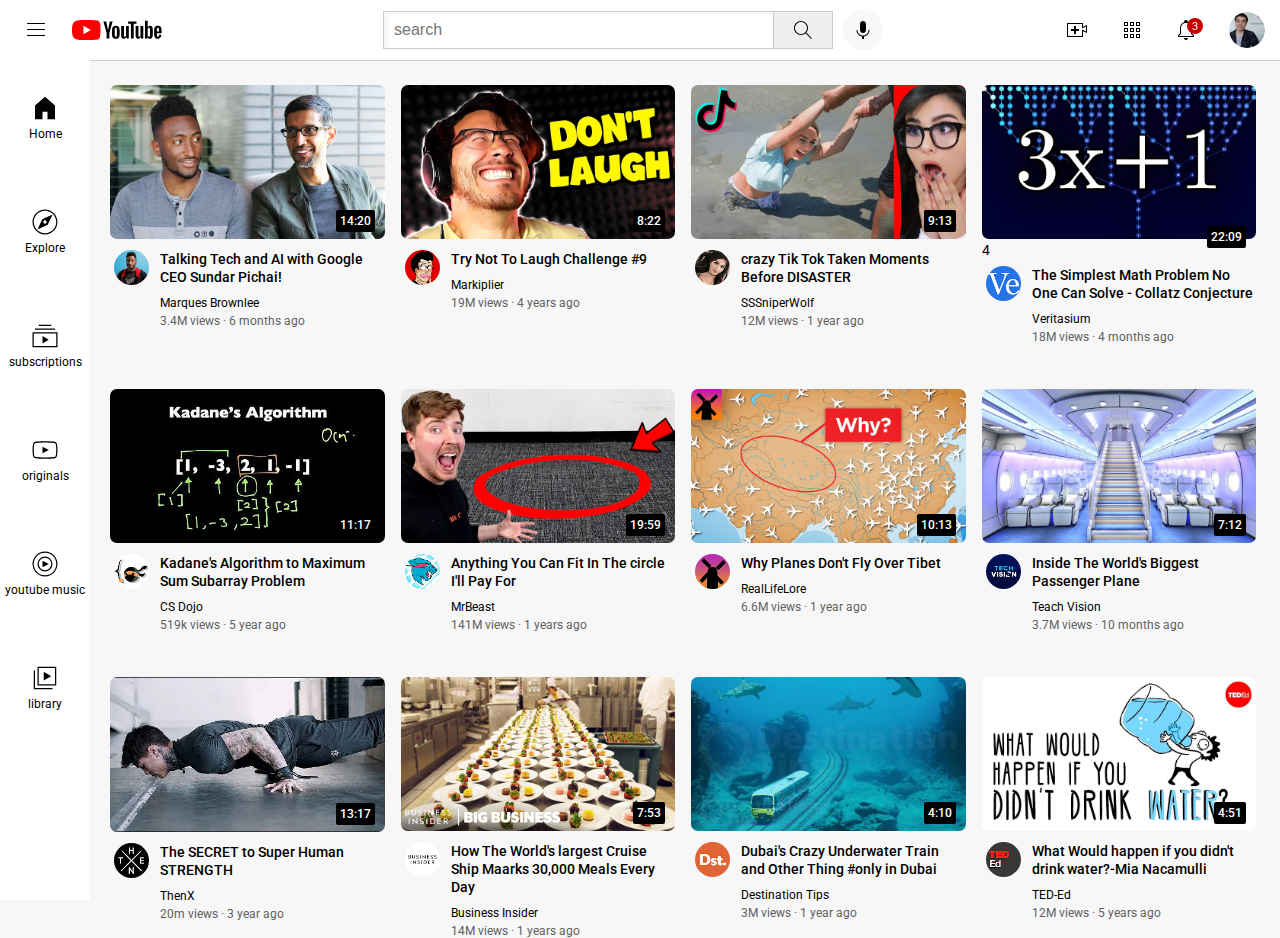
<file: index.html>
<!DOCTYPE html>
<html lang="en">

<head>
  <link rel="preconnect" href="https://fonts.googleapis.com">
  <link rel="preconnect" href="https://fonts.gstatic.com" crossorigin>
  <link href="https://fonts.googleapis.com/css2?family=Roboto:wght@400;500;700&display=swap" rel="stylesheet">
  
  <link rel="stylesheet" href="styles/header.css">
  <link rel="stylesheet" href="styles/general.css">
  <link rel="stylesheet" href="styles/video.css">
  <link rel="stylesheet" href="styles/side-bar.css">

  
  <meta charset="UTF-8">
  <meta name="viewport" content="width=device-width, initial-scale=1.0">
  <title>you-tube</title>
</head>
<body >
  <div class="header">
    <div class="left-section">
     <img class="hamburger-menu-icon" src="icons/hamburger-menu.svg" alt="">
     <img class="youtube-logo-icon" src="icons/youtube-logo.svg" alt="">
    </div>
    <div class="middle-section">
      <input  class="search-bar" type="text" placeholder="search">
      
      
        <button class="search-button">
        <img class="search-icon" src="icons/search (1).svg" alt="">
        <div class="tool-tip">Search</div>
      </button>
    
      <button class="voice-search">
        <img class="voice-search-icon" src="icons/voice-search-icon.svg" alt="">
        <div class="tool-tip">Search with your voice</div>
      </button>
    </div>
    <div class="right-section"> 
      <div class="upload-container">
      <img class="upload-right-icons"  src="icons/upload.svg" alt="">
      <div class="tool-tip">create</div>
    </div>
    <div class="youtube-apps-container">
      <img class="apps-right-icons" src="icons/youtube-apps.svg" alt="">
      <div class="tool-tip">youtube apps</div>
    </div>

      <div class="notifications-div">
        <img class="notifications-right-icons" src="icons/notifications.svg" alt="">
      <div class="notifications-no">3</div>
      <div class="tool-tip">notification</div>
      </div>
    
   
    

      <img class="my-channel-right-icons" src="channel-pic/my-channel.jpeg" alt="">
    </div>
   
  </div>
 <div class="side-bar">
<div class="sidebar-link">
<img src="icons/home.svg" alt="">
<div>Home</div>
</div>
<div class="sidebar-link">
<img src="icons/explore.svg" alt="">
<div>Explore</div>
</div>
<div class="sidebar-link">
  <img src="icons/subscriptions.svg" alt="">
  <div>subscriptions</div>
</div>
<div class="sidebar-link">
  <img src="icons/originals.svg" alt="">
  <div>originals</div>
</div>
<div class="sidebar-link">
 <img src="icons/youtube-music.svg" alt=""> 
 <div>youtube music</div>
</div>
<div class="sidebar-link">
  <img src="icons/library.svg" alt="">
  <div>library</div>
</div>
 </div>
  <div class="video-grid">

    
  <div class="video-1">
    <div class=" thumbnail-pic">    
      <a href="https://www.youtube.com/watch?v=n2RNcPRtAiY" target="_blank" class="video-title-link">
      <img class="thumbnail" src="tumbnails/thumbnail-1.webp" alt="">
    </a>

      <div class="video-time">14:20</div>
    </a>
     </div>
    <div class="video-info-grid">
      <div class="channel-logo">
        <a href="https://www.youtube.com/c/mkbhd">
        <img class="profile-picture" src="channel-pic/channel-1.jpeg"  alt="">
      </a>
       
       </div>
      
 
      <div class="channel-info">
        <p class="video-title">
      <a href="https://www.youtube.com/watch?v=n2RNcPRtAiY" target="_blank" class="video-title-link">

          Talking Tech and AI with Google CEO Sundar Pichai!
        </a>
         </p>
        
        
      
         <p class="video-author">
          <a   class="video-title-link" href="https://www.youtube.com/c/mkbhd">
        

          Marques Brownlee
        </a>
         </p>
        
         <p class="video-stats">
          3.4M views &#183; 6 months ago
         </p>
      </div>
      
    </div>

    
    
  </div>
  <div class="video-1">
    <div class="thumbnail-pic">
      <a href="https://www.youtube.com/watch?v=mP0RAo9SKZk" target="_blank" class="video-title-link">
      <img class="thumbnail" src="tumbnails/thumbnail-2.webp" alt=""> 
      <div class="video-time">8:22</div>
    </a>
    </div>
    <div class="video-info-grid">
      <div class="channel-logo">
        <a href="https://www.youtube.com/c/markiplier">
  <img  class="profile-picture"src="channel-pic/channel-2.jpeg" alt="">
</a>
      </div>
      <div class="channel-info">
        <p class="video-title">
      <a class="video-title-link" href="https://www.youtube.com/watch?v=mP0RAo9SKZk" >
     
          Try Not To Laugh Challenge #9
        </a>
              </p>
            
              <p class="video-author">
        <a class="video-title-link" href="https://www.youtube.com/c/markiplier">
               
                Markiplier
              </a>
              </p>
             
              <p class="video-stats">
                19M views  &#183;  4 years ago
              </p>
      </div>
     
    </div>
  </div>
  <div class="video-1">
    <div class=" thumbnail-pic">
      <a href="https://www.youtube.com/watch?v=FgjPQQeTh1w" target="_blank" class="video-title-link">   
      <img class="thumbnail" src="tumbnails/thumbnail-3.webp" alt="">
      <div class="video-time">9:13</div>
    </a> 
     </div>
    <div class="video-info-grid">
      <div class="channel-logo">
        <a class="video-title-link" href="https://www.youtube.com/user/SSSniperWolf">
        <img class="profile-picture" src="channel-pic/channel-3.jpeg" alt="">
        </a>
      </div>
      <div class="channel-info">
        <p class="video-title">
          <a class="video-title-link" href="https://www.youtube.com/watch?v=FgjPQQeTh1w">
         crazy Tik Tok Taken Moments Before DISASTER
        </a>
         </p>
         <p class="video-author">
          <a class="video-title-link" href="https://www.youtube.com/user/SSSniperWolf">
          SSSniperWolf
          </a>
         </p>
         <p class="video-stats">
          12M views &#183; 1 year ago
         </p>
      </div>
      
    </div>

    
    
  </div>
  <div class="video-1">
    <div class="thumbnail-pic">
      <a href="https://www.youtube.com/watch?v=094y1Z2wpJg" target="_blank" class="video-title-link">  
      <img class="thumbnail" src="tumbnails/thumbnail-4.webp" alt=""> 
      <div class="video-time">22:09</div>4
      </a>
    </div>
    <div class="video-info-grid">
      <div class="channel-logo">
        <a class="video-title-link" href="https://www.youtube.com/c/veritasium">
  <img  class="profile-picture"src="channel-pic/channel-4.jpeg" alt="">
        </a>
      </div>
      <div class="channel-info">
        <p class="video-title">
          <a class="video-title-link" href="https://www.youtube.com/watch?v=094y1Z2wpJg">

     
          The Simplest Math Problem No One Can Solve - Collatz Conjecture
          </a>
              </p>
              <p class="video-author">
          <a class="video-title-link" href="https://www.youtube.com/c/veritasium">
                Veritasium
                </a>
              </p>
              <p class="video-stats">
                18M views  &#183;  4 months ago
              </p>
      </div>
     
    </div>
  </div>
  
  <div class="video-1">
    <div class=" thumbnail-pic"> 
      <a href="https://www.youtube.com/watch?v=86CQq3pKSUw" target="_blank" class="video-title-link">     
      <img class="thumbnail" src="tumbnails/thumbnail-5.webp" alt="">
      <div class="video-time">11:17</div>
      </a>
     </div>
    <div class="video-info-grid">
      <div class="channel-logo">
        <a class="video-title-link" href="https://www.youtube.com/c/CSDojo">
        <img class="profile-picture" src="channel-pic/channel-5.jpeg" alt="">
        </a>
      </div>
      <div class="channel-info">
        <p class="video-title">
          <a class="video-title-link" href="https://www.youtube.com/watch?v=86CQq3pKSUw">

          Kadane's Algorithm to Maximum Sum Subarray Problem
          </a>
         </p>
         <p class="video-author">
          <a class="video-title-link" href="https://www.youtube.com/c/CSDojo">
          CS Dojo
          </a>
         </p>
         <p class="video-stats">
          519k views &#183; 5 year ago
         </p>
      </div>
      
    </div>

    
    
  </div>
  <div class="video-1">
    <div class="thumbnail-pic">
      <a href="https://www.youtube.com/watch?v=yXWw0_UfSFg" target="_blank" class="video-title-link">  
      <img class="thumbnail" src="tumbnails/thumbnail-6.webp" alt=""> 
      <div class="video-time">19:59</div>
      </a>
    </div>
    <div class="video-info-grid">
      <div class="channel-logo">
        <a class="video-title-link" href="https://www.youtube.com/channel/UCX6OQ3DkcsbYNE6H8uQQuVA">
  <img  class="profile-picture"src="channel-pic/channel-6.jpeg" alt="">
  </a>
      </div>
      <div class="channel-info">
        <p class="video-title">
          <a class="video-title-link" href="https://www.youtube.com/watch?v=yXWw0_UfSFg">

     
          Anything You Can Fit In The circle I'll Pay For 
          </a>
              </p>
              <p class="video-author">
          <a class="video-title-link" href="https://www.youtube.com/channel/UCX6OQ3DkcsbYNE6H8uQQuVA">
                MrBeast
                </a>
              </p>
              <p class="video-stats">
                141M views  &#183;  1 years ago
              </p>
      </div>
     
    </div>
  </div>
  <div class="video-1">
    <div class=" thumbnail-pic">  
      <a href="https://www.youtube.com/watch?v=fNVa1qMbF9Y" target="_blank" class="video-title-link">    
      <img class="thumbnail" src="tumbnails/thumbnail-7.webp" alt="">
      <div class="video-time">10:13</div>
      </a>
     </div>
    <div class="video-info-grid">
      <div class="channel-logo">
        <a class="video-title-link" href="https://www.youtube.com/channel/UCP5tjEmvPItGyLhmjdwP7Ww">
        <img class="profile-picture" src="channel-pic/channel-7.jpeg" alt="">
        </a>
      </div>
      <div class="channel-info">
        <p class="video-title">
          <a class="video-title-link" href="https://www.youtube.com/watch?v=fNVa1qMbF9Y"></a>
          Why Planes Don't Fly Over Tibet
         </p>
         <p class="video-author">
          <a class="video-title-link" href="https://www.youtube.com/channel/UCP5tjEmvPItGyLhmjdwP7Ww">
          RealLifeLore
          </a>
         </p>
         <p class="video-stats">
          6.6M views &#183; 1 year ago
         </p>
      </div>
      
    </div>

    
    
  </div>
  <div class="video-1">
    <div class="thumbnail-pic">
      <a href="https://www.youtube.com/watch?v=lFm4EM1juls" target="_blank" class="video-title-link">  
      <img class="thumbnail" src="tumbnails/thumbnail-8.webp" alt=""> 
      <div class="video-time">7:12</div>
      </a>
    </div>
    <div class="video-info-grid">
      <div class="channel-logo">
        <a class="video-title-link" href="https://www.youtube.com/channel/UCHAK6CyegY22Zj2GWrcaIxg">
  <img  class="profile-picture"src="channel-pic/channel-8.jpeg" alt="">
  </a>
      </div>
      <div class="channel-info">
        <p class="video-title">
          <a class="video-title-link" href="https://www.youtube.com/watch?v=lFm4EM1juls">

     
          Inside The World's Biggest Passenger Plane 
          </a>
              </p>
              <p class="video-author">
          <a class="video-title-link" href="https://www.youtube.com/channel/UCHAK6CyegY22Zj2GWrcaIxg">
               Teach Vision
               </a>
              </p>
              <p class="video-stats">
                3.7M views  &#183;  10 months ago
              </p>
      </div>
     
    </div>
  </div>
   
  <div class="video-1">
    <div class=" thumbnail-pic">    
      <a href="https://www.youtube.com/watch?v=ixmxOlcrlUc" target="_blank" class="video-title-link">  
      <img class="thumbnail" src="tumbnails/thumbnail-9.webp" alt="">
      <div class="video-time">13:17</div>
      </a>
     </div>
    <div class="video-info-grid">
      <div class="channel-logo">
        <a class="video-title-link" href="https://www.youtube.com/c/OFFICIALTHENXSTUDIOS">
        <img class="profile-picture" src="channel-pic/channel-9.jpeg" alt="">
        </a>
      </div>
      <div class="channel-info">
        <p class="video-title">
          <a class="video-title-link" href="https://www.youtube.com/watch?v=ixmxOlcrlUc">

         The SECRET to Super Human STRENGTH
         </a>
         </p>
         <p class="video-author">
          <a class="video-title-link" href="https://www.youtube.com/c/OFFICIALTHENXSTUDIOS">
          ThenX
          </a>

         </p>
         <p class="video-stats">
          20m views &#183; 3 year ago
         </p>
      </div>
      
    </div>

    
    
  </div>
  <div class="video-1">
    <div class="thumbnail-pic">
      <a href="https://www.youtube.com/watch?v=R2vXbFp5C9o" target="_blank" class="video-title-link">  
      <img class="thumbnail" src="tumbnails/thumbnail-10.webp" alt=""> 
      <div class="video-time">7:53</div>
      </a>
    </div>
    <div class="video-info-grid">
      <div class="channel-logo">
        <a class="video-title-link" href="https://www.youtube.com/user/businessinsider">
  <img  class="profile-picture"src="channel-pic/channel-10.jpeg" alt="">
  </a>
      </div>
      <div class="channel-info">
        <p class="video-title">
          <a class="video-title-link" href="https://www.youtube.com/watch?v=R2vXbFp5C9o">

     
          How The World's largest Cruise Ship Maarks 30,000 Meals Every Day
          </a>
              </p>
              <p class="video-author">
          <a class="video-title-link" href="https://www.youtube.com/user/businessinsider">
                Business Insider
                </a>
              </p>
              <p class="video-stats">
                14M views  &#183;  1 years ago
              </p>
      </div>
     
    </div>
  </div>
  <div class="video-1">
    <div class=" thumbnail-pic">   
      <a href="https://www.youtube.com/watch?v=0nZuYyXET3s" target="_blank" class="video-title-link">   
      <img class="thumbnail" src="tumbnails/thumbnail-11.webp" alt="">
      <div class="video-time">4:10</div>
      </a>
     </div>
    <div class="video-info-grid">
      <div class="channel-logo">
        <a class="video-title-link" href="https://www.youtube.com/c/Destinationtips">
        <img class="profile-picture" src="channel-pic/channel-11.jpeg" alt="">
        </a>
      </div>
      <div class="channel-info">
        <p class="video-title">
          <a class="video-title-link" href="https://www.youtube.com/watch?v=0nZuYyXET3s">

          Dubai's Crazy Underwater Train and Other Thing #only in Dubai 
          </a>

         </p>
         <p class="video-author">
          <a class="video-title-link" href="https://www.youtube.com/c/Destinationtips">
          Destination Tips
        </a>
         </p>
         <p class="video-stats">
          3M views &#183; 1 year ago
         </p>
      </div>
      
    </div>

    
    
  </div>
  <div class="video-1">
    <div class="thumbnail-pic">
      <a href="https://www.youtube.com/watch?v=9iMGFqMmUFs" target="_blank" class="video-title-link">  
      <img class="thumbnail" src="tumbnails/thumbnail-12.webp" alt=""> 
      <div class="video-time">4:51</div>
      </a>
    </div>
    <div class="video-info-grid">
      <div class="channel-logo">
        <a class="video-title-link" href="https://www.youtube.com/teded">
  <img  class="profile-picture"src="channel-pic/channel-12.jpeg" alt="">
  </a>
      </div>
      <div class="channel-info">
        <p class="video-title">
          <a class="video-title-link" href="https://www.youtube.com/watch?v=9iMGFqMmUFs">

     
          What Would happen if you didn't drink water?-Mia Nacamulli
          </a>
              </p>
              <p class="video-author">
             <a class="video-title-link" href="https://www.youtube.com/teded">
                TED-Ed
                </a>
              </p>
              <p class="video-stats">
                12M views  &#183;  5 years ago
              </p>
      </div>
     
    </div>
  </div>

  </div>
</body>
</html>
</file>
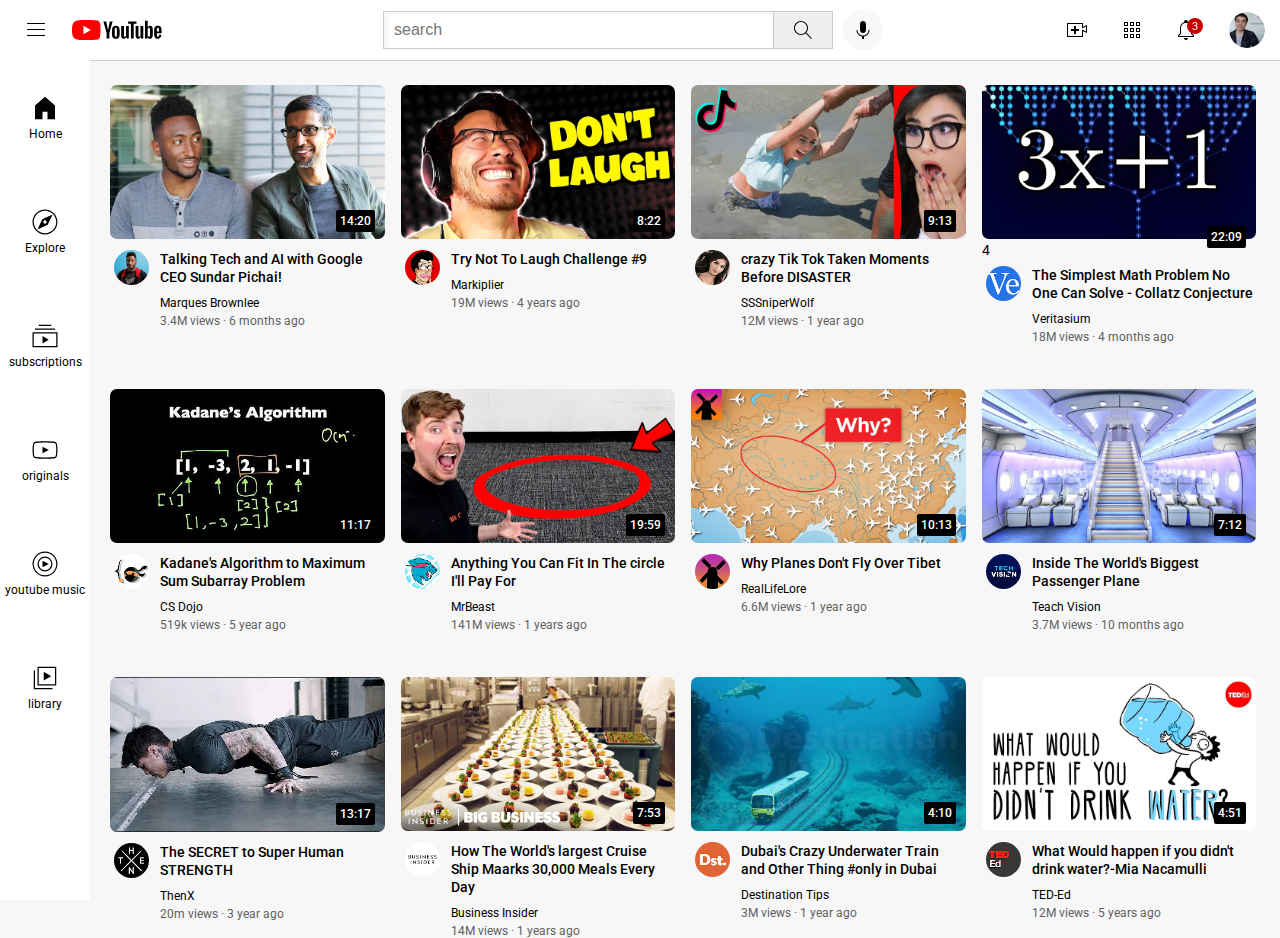
<file: youtube.html>
<!DOCTYPE html>
<html lang="en">

<head>
  <link rel="preconnect" href="https://fonts.googleapis.com">
  <link rel="preconnect" href="https://fonts.gstatic.com" crossorigin>
  <link href="https://fonts.googleapis.com/css2?family=Roboto:wght@400;500;700&display=swap" rel="stylesheet">
  
  <link rel="stylesheet" href="styles/header.css">
  <link rel="stylesheet" href="styles/general.css">
  <link rel="stylesheet" href="styles/video.css">
  <link rel="stylesheet" href="styles/side-bar.css">

  
  <meta charset="UTF-8">
  <meta name="viewport" content="width=device-width, initial-scale=1.0">
  <title>you-tube</title>
</head>
<body >
  <div class="header">
    <div class="left-section">
     <img class="hamburger-menu-icon" src="icons/hamburger-menu.svg" alt="">
     <img class="youtube-logo-icon" src="icons/youtube-logo.svg" alt="">
    </div>
    <div class="middle-section">
      <input  class="search-bar" type="text" placeholder="search">
      
      
        <button class="search-button">
        <img class="search-icon" src="icons/search (1).svg" alt="">
        <div class="tool-tip">Search</div>
      </button>
    
      <button class="voice-search">
        <img class="voice-search-icon" src="icons/voice-search-icon.svg" alt="">
        <div class="tool-tip">Search with your voice</div>
      </button>
    </div>
    <div class="right-section"> 
      <div class="upload-container">
      <img class="upload-right-icons"  src="icons/upload.svg" alt="">
      <div class="tool-tip">create</div>
    </div>
    <div class="youtube-apps-container">
      <img class="apps-right-icons" src="icons/youtube-apps.svg" alt="">
      <div class="tool-tip">youtube apps</div>
    </div>

      <div class="notifications-div">
        <img class="notifications-right-icons" src="icons/notifications.svg" alt="">
      <div class="notifications-no">3</div>
      <div class="tool-tip">notification</div>
      </div>
    
   
    

      <img class="my-channel-right-icons" src="channel-pic/my-channel.jpeg" alt="">
    </div>
   
  </div>
 <div class="side-bar">
<div class="sidebar-link">
<img src="icons/home.svg" alt="">
<div>Home</div>
</div>
<div class="sidebar-link">
<img src="icons/explore.svg" alt="">
<div>Explore</div>
</div>
<div class="sidebar-link">
  <img src="icons/subscriptions.svg" alt="">
  <div>subscriptions</div>
</div>
<div class="sidebar-link">
  <img src="icons/originals.svg" alt="">
  <div>originals</div>
</div>
<div class="sidebar-link">
 <img src="icons/youtube-music.svg" alt=""> 
 <div>youtube music</div>
</div>
<div class="sidebar-link">
  <img src="icons/library.svg" alt="">
  <div>library</div>
</div>
 </div>
  <div class="video-grid">

    
  <div class="video-1">
    <div class=" thumbnail-pic">    
      <a href="https://www.youtube.com/watch?v=n2RNcPRtAiY" target="_blank" class="video-title-link">
      <img class="thumbnail" src="tumbnails/thumbnail-1.webp" alt="">
    </a>

      <div class="video-time">14:20</div>
    </a>
     </div>
    <div class="video-info-grid">
      <div class="channel-logo">
        <a href="https://www.youtube.com/c/mkbhd">
        <img class="profile-picture" src="channel-pic/channel-1.jpeg"  alt="">
      </a>
       
       </div>
      
 
      <div class="channel-info">
        <p class="video-title">
      <a href="https://www.youtube.com/watch?v=n2RNcPRtAiY" target="_blank" class="video-title-link">

          Talking Tech and AI with Google CEO Sundar Pichai!
        </a>
         </p>
        
        
      
         <p class="video-author">
          <a   class="video-title-link" href="https://www.youtube.com/c/mkbhd">
        

          Marques Brownlee
        </a>
         </p>
        
         <p class="video-stats">
          3.4M views &#183; 6 months ago
         </p>
      </div>
      
    </div>

    
    
  </div>
  <div class="video-1">
    <div class="thumbnail-pic">
      <a href="https://www.youtube.com/watch?v=mP0RAo9SKZk" target="_blank" class="video-title-link">
      <img class="thumbnail" src="tumbnails/thumbnail-2.webp" alt=""> 
      <div class="video-time">8:22</div>
    </a>
    </div>
    <div class="video-info-grid">
      <div class="channel-logo">
        <a href="https://www.youtube.com/c/markiplier">
  <img  class="profile-picture"src="channel-pic/channel-2.jpeg" alt="">
</a>
      </div>
      <div class="channel-info">
        <p class="video-title">
      <a class="video-title-link" href="https://www.youtube.com/watch?v=mP0RAo9SKZk" >
     
          Try Not To Laugh Challenge #9
        </a>
              </p>
            
              <p class="video-author">
        <a class="video-title-link" href="https://www.youtube.com/c/markiplier">
               
                Markiplier
              </a>
              </p>
             
              <p class="video-stats">
                19M views  &#183;  4 years ago
              </p>
      </div>
     
    </div>
  </div>
  <div class="video-1">
    <div class=" thumbnail-pic">
      <a href="https://www.youtube.com/watch?v=FgjPQQeTh1w" target="_blank" class="video-title-link">   
      <img class="thumbnail" src="tumbnails/thumbnail-3.webp" alt="">
      <div class="video-time">9:13</div>
    </a> 
     </div>
    <div class="video-info-grid">
      <div class="channel-logo">
        <a class="video-title-link" href="https://www.youtube.com/user/SSSniperWolf">
        <img class="profile-picture" src="channel-pic/channel-3.jpeg" alt="">
        </a>
      </div>
      <div class="channel-info">
        <p class="video-title">
          <a class="video-title-link" href="https://www.youtube.com/watch?v=FgjPQQeTh1w">
         crazy Tik Tok Taken Moments Before DISASTER
        </a>
         </p>
         <p class="video-author">
          <a class="video-title-link" href="https://www.youtube.com/user/SSSniperWolf">
          SSSniperWolf
          </a>
         </p>
         <p class="video-stats">
          12M views &#183; 1 year ago
         </p>
      </div>
      
    </div>

    
    
  </div>
  <div class="video-1">
    <div class="thumbnail-pic">
      <a href="https://www.youtube.com/watch?v=094y1Z2wpJg" target="_blank" class="video-title-link">  
      <img class="thumbnail" src="tumbnails/thumbnail-4.webp" alt=""> 
      <div class="video-time">22:09</div>4
      </a>
    </div>
    <div class="video-info-grid">
      <div class="channel-logo">
        <a class="video-title-link" href="https://www.youtube.com/c/veritasium">
  <img  class="profile-picture"src="channel-pic/channel-4.jpeg" alt="">
        </a>
      </div>
      <div class="channel-info">
        <p class="video-title">
          <a class="video-title-link" href="https://www.youtube.com/watch?v=094y1Z2wpJg">

     
          The Simplest Math Problem No One Can Solve - Collatz Conjecture
          </a>
              </p>
              <p class="video-author">
          <a class="video-title-link" href="https://www.youtube.com/c/veritasium">
                Veritasium
                </a>
              </p>
              <p class="video-stats">
                18M views  &#183;  4 months ago
              </p>
      </div>
     
    </div>
  </div>
  
  <div class="video-1">
    <div class=" thumbnail-pic"> 
      <a href="https://www.youtube.com/watch?v=86CQq3pKSUw" target="_blank" class="video-title-link">     
      <img class="thumbnail" src="tumbnails/thumbnail-5.webp" alt="">
      <div class="video-time">11:17</div>
      </a>
     </div>
    <div class="video-info-grid">
      <div class="channel-logo">
        <a class="video-title-link" href="https://www.youtube.com/c/CSDojo">
        <img class="profile-picture" src="channel-pic/channel-5.jpeg" alt="">
        </a>
      </div>
      <div class="channel-info">
        <p class="video-title">
          <a class="video-title-link" href="https://www.youtube.com/watch?v=86CQq3pKSUw">

          Kadane's Algorithm to Maximum Sum Subarray Problem
          </a>
         </p>
         <p class="video-author">
          <a class="video-title-link" href="https://www.youtube.com/c/CSDojo">
          CS Dojo
          </a>
         </p>
         <p class="video-stats">
          519k views &#183; 5 year ago
         </p>
      </div>
      
    </div>

    
    
  </div>
  <div class="video-1">
    <div class="thumbnail-pic">
      <a href="https://www.youtube.com/watch?v=yXWw0_UfSFg" target="_blank" class="video-title-link">  
      <img class="thumbnail" src="tumbnails/thumbnail-6.webp" alt=""> 
      <div class="video-time">19:59</div>
      </a>
    </div>
    <div class="video-info-grid">
      <div class="channel-logo">
        <a class="video-title-link" href="https://www.youtube.com/channel/UCX6OQ3DkcsbYNE6H8uQQuVA">
  <img  class="profile-picture"src="channel-pic/channel-6.jpeg" alt="">
  </a>
      </div>
      <div class="channel-info">
        <p class="video-title">
          <a class="video-title-link" href="https://www.youtube.com/watch?v=yXWw0_UfSFg">

     
          Anything You Can Fit In The circle I'll Pay For 
          </a>
              </p>
              <p class="video-author">
          <a class="video-title-link" href="https://www.youtube.com/channel/UCX6OQ3DkcsbYNE6H8uQQuVA">
                MrBeast
                </a>
              </p>
              <p class="video-stats">
                141M views  &#183;  1 years ago
              </p>
      </div>
     
    </div>
  </div>
  <div class="video-1">
    <div class=" thumbnail-pic">  
      <a href="https://www.youtube.com/watch?v=fNVa1qMbF9Y" target="_blank" class="video-title-link">    
      <img class="thumbnail" src="tumbnails/thumbnail-7.webp" alt="">
      <div class="video-time">10:13</div>
      </a>
     </div>
    <div class="video-info-grid">
      <div class="channel-logo">
        <a class="video-title-link" href="https://www.youtube.com/channel/UCP5tjEmvPItGyLhmjdwP7Ww">
        <img class="profile-picture" src="channel-pic/channel-7.jpeg" alt="">
        </a>
      </div>
      <div class="channel-info">
        <p class="video-title">
          <a class="video-title-link" href="https://www.youtube.com/watch?v=fNVa1qMbF9Y"></a>
          Why Planes Don't Fly Over Tibet
         </p>
         <p class="video-author">
          <a class="video-title-link" href="https://www.youtube.com/channel/UCP5tjEmvPItGyLhmjdwP7Ww">
          RealLifeLore
          </a>
         </p>
         <p class="video-stats">
          6.6M views &#183; 1 year ago
         </p>
      </div>
      
    </div>

    
    
  </div>
  <div class="video-1">
    <div class="thumbnail-pic">
      <a href="https://www.youtube.com/watch?v=lFm4EM1juls" target="_blank" class="video-title-link">  
      <img class="thumbnail" src="tumbnails/thumbnail-8.webp" alt=""> 
      <div class="video-time">7:12</div>
      </a>
    </div>
    <div class="video-info-grid">
      <div class="channel-logo">
        <a class="video-title-link" href="https://www.youtube.com/channel/UCHAK6CyegY22Zj2GWrcaIxg">
  <img  class="profile-picture"src="channel-pic/channel-8.jpeg" alt="">
  </a>
      </div>
      <div class="channel-info">
        <p class="video-title">
          <a class="video-title-link" href="https://www.youtube.com/watch?v=lFm4EM1juls">

     
          Inside The World's Biggest Passenger Plane 
          </a>
              </p>
              <p class="video-author">
          <a class="video-title-link" href="https://www.youtube.com/channel/UCHAK6CyegY22Zj2GWrcaIxg">
               Teach Vision
               </a>
              </p>
              <p class="video-stats">
                3.7M views  &#183;  10 months ago
              </p>
      </div>
     
    </div>
  </div>
   
  <div class="video-1">
    <div class=" thumbnail-pic">    
      <a href="https://www.youtube.com/watch?v=ixmxOlcrlUc" target="_blank" class="video-title-link">  
      <img class="thumbnail" src="tumbnails/thumbnail-9.webp" alt="">
      <div class="video-time">13:17</div>
      </a>
     </div>
    <div class="video-info-grid">
      <div class="channel-logo">
        <a class="video-title-link" href="https://www.youtube.com/c/OFFICIALTHENXSTUDIOS">
        <img class="profile-picture" src="channel-pic/channel-9.jpeg" alt="">
        </a>
      </div>
      <div class="channel-info">
        <p class="video-title">
          <a class="video-title-link" href="https://www.youtube.com/watch?v=ixmxOlcrlUc">

         The SECRET to Super Human STRENGTH
         </a>
         </p>
         <p class="video-author">
          <a class="video-title-link" href="https://www.youtube.com/c/OFFICIALTHENXSTUDIOS">
          ThenX
          </a>

         </p>
         <p class="video-stats">
          20m views &#183; 3 year ago
         </p>
      </div>
      
    </div>

    
    
  </div>
  <div class="video-1">
    <div class="thumbnail-pic">
      <a href="https://www.youtube.com/watch?v=R2vXbFp5C9o" target="_blank" class="video-title-link">  
      <img class="thumbnail" src="tumbnails/thumbnail-10.webp" alt=""> 
      <div class="video-time">7:53</div>
      </a>
    </div>
    <div class="video-info-grid">
      <div class="channel-logo">
        <a class="video-title-link" href="https://www.youtube.com/user/businessinsider">
  <img  class="profile-picture"src="channel-pic/channel-10.jpeg" alt="">
  </a>
      </div>
      <div class="channel-info">
        <p class="video-title">
          <a class="video-title-link" href="https://www.youtube.com/watch?v=R2vXbFp5C9o">

     
          How The World's largest Cruise Ship Maarks 30,000 Meals Every Day
          </a>
              </p>
              <p class="video-author">
          <a class="video-title-link" href="https://www.youtube.com/user/businessinsider">
                Business Insider
                </a>
              </p>
              <p class="video-stats">
                14M views  &#183;  1 years ago
              </p>
      </div>
     
    </div>
  </div>
  <div class="video-1">
    <div class=" thumbnail-pic">   
      <a href="https://www.youtube.com/watch?v=0nZuYyXET3s" target="_blank" class="video-title-link">   
      <img class="thumbnail" src="tumbnails/thumbnail-11.webp" alt="">
      <div class="video-time">4:10</div>
      </a>
     </div>
    <div class="video-info-grid">
      <div class="channel-logo">
        <a class="video-title-link" href="https://www.youtube.com/c/Destinationtips">
        <img class="profile-picture" src="channel-pic/channel-11.jpeg" alt="">
        </a>
      </div>
      <div class="channel-info">
        <p class="video-title">
          <a class="video-title-link" href="https://www.youtube.com/watch?v=0nZuYyXET3s">

          Dubai's Crazy Underwater Train and Other Thing #only in Dubai 
          </a>

         </p>
         <p class="video-author">
          <a class="video-title-link" href="https://www.youtube.com/c/Destinationtips">
          Destination Tips
        </a>
         </p>
         <p class="video-stats">
          3M views &#183; 1 year ago
         </p>
      </div>
      
    </div>

    
    
  </div>
  <div class="video-1">
    <div class="thumbnail-pic">
      <a href="https://www.youtube.com/watch?v=9iMGFqMmUFs" target="_blank" class="video-title-link">  
      <img class="thumbnail" src="tumbnails/thumbnail-12.webp" alt=""> 
      <div class="video-time">4:51</div>
      </a>
    </div>
    <div class="video-info-grid">
      <div class="channel-logo">
        <a class="video-title-link" href="https://www.youtube.com/teded">
  <img  class="profile-picture"src="channel-pic/channel-12.jpeg" alt="">
  </a>
      </div>
      <div class="channel-info">
        <p class="video-title">
          <a class="video-title-link" href="https://www.youtube.com/watch?v=9iMGFqMmUFs">

     
          What Would happen if you didn't drink water?-Mia Nacamulli
          </a>
              </p>
              <p class="video-author">
             <a class="video-title-link" href="https://www.youtube.com/teded">
                TED-Ed
                </a>
              </p>
              <p class="video-stats">
                12M views  &#183;  5 years ago
              </p>
      </div>
     
    </div>
  </div>

  </div>
</body>
</html>
</file>
<file: styles/header.css>
.header{
height: 60px;
display: flex;
flex-direction: row;
justify-content: space-between;
position: fixed;
background-color: white;
top: 0;
left: 0;
right: 0;
border-bottom-width: 1px;
border-bottom-style:solid ;
border-bottom-color:rgb(213, 206, 206) ;
z-index: 100;


}
.left-section{


display: flex;
flex-direction: row;
align-items: center;

}
.hamburger-menu-icon{
  height: 24px;
  margin-left: 24px;
  margin-right: 24px;
}
.youtube-logo-icon{
  height: 20px;
  cursor: pointer;
}
.middle-section{

flex: 1;
margin-left: 72px;
margin-right: 33px;
max-width: 500px;
display: flex;
flex-direction: row;
align-items: center;
}
.search-bar{
  height: 34px;
  flex: 1;
  border-width: 1px;
  border-style: solid;
  border-color: rgb(203, 203, 203);
  box-shadow: inset 2px 2px 5px rgba(0, 0, 0, 0.05);
 
  font-size: 16px;
  width: 0;
}
.search-bar::placeholder{

  font-size: 16px;
  padding-left: 8px;
 
}
.search-button{
  height: 38px;
  width: 60px;

  border: 1px solid  rgb(203, 203, 203) ;
  margin-left: -1px;
  margin-right: 10px;
 
}
.search-button,
.voice-search,
.upload-container,
.youtube-apps-container,
.notifications-div
{
  display: flex;
  position: relative;
  justify-content: center;
  align-items: center;
  cursor: pointer;
}
.search-button .tool-tip,
.voice-search .tool-tip,
.upload-container .tool-tip,
.youtube-apps-container .tool-tip,
.notifications-div .tool-tip

{
 
  position: absolute;
  background-color: gray;
  color: white;
  padding-left: 8px;
  padding-right: 8px;
  padding-top: 4px;
  padding-bottom: 4px;
  border-radius: 2px;
 font-size: 12px;
 
 bottom: -30px;
 opacity:0;
 transition: opacity 0.15s;
 pointer-events: none;
 white-space: nowrap;


}
.search-button:hover .tool-tip,
.voice-search:hover .tool-tip,
.upload-container:hover .tool-tip,
.youtube-apps-container:hover .tool-tip,
.notifications-div:hover .tool-tip

{
 opacity: 1;
}
.voice-search{
  height: 40px;
  width: 40px;
  border: none;
  border-radius: 20px;
  background-color:  rgb(248, 248, 248);
}
.search-icon{
  height: 24px;
  
  
 
}
.voice-search-icon{
  height: 24px;

}

.right-section{

width: 200px;
display: flex;
flex-direction: row;
align-items: center;
justify-content: space-between;
margin-right: 15px;
flex-shrink: 0;
}
.upload-right-icons{
height: 24px;
}
.apps-right-icons{
  height: 24px;
  cursor: pointer;
}
.notifications-right-icons{
  height: 24px;
}
.my-channel-right-icons{
  height: 36px;
  border-radius: 18px;
  cursor: pointer;
}
.notifications-div{
  position: relative;
}
.notifications-no{
  position: absolute;
  top: 0;
  right: -5px;
  background-color:rgb(200, 0, 0);
  font-size: 11px;
  color: white;
  padding-left: 5px;
  padding-right: 5px;
  padding-top: 2px;
  padding-bottom: 1px;
  
  
  border-radius: 10px;
 
}
</file>
<file: styles/general.css>
p{
  margin-top: 0px;
  margin-bottom: 0px;
}
body{
  margin: 0;
  font-size: 14px;
  font-family: roboto,arial;
  padding-top: 80px;
  padding-left: 110px;
  padding-right: 24px;
  background-color: rgb(247, 247, 247);
}
</file>
<file: styles/video.css>
.video-grid{
  display: grid;
  grid-template-columns: 1fr 1fr 1fr 1fr ;
  column-gap: 16px;
  row-gap: 40px;

}
img{
  border-radius: 7px;
}
@media (max-width:800px) {
  .video-grid{
 grid-template-columns: 1fr 1fr;

  }
 
}
@media(min-width:801px) and (max-width:1249px){
  .video-grid{
    grid-template-columns: 1fr 1fr 1fr;
  }
}
@media (min-width:1250px){
  .video-grid{
    grid-template-columns: 1fr 1fr 1fr 1fr;
  }
}


.video-1{

}
.thumbnail{
  width: 100%;
 
  margin-top: 5px;
  

}

.video-info-grid{
  display: grid;
  grid-template-columns: 50px 1fr;
}

.channel-logo{

}
.channel-info{

}
.profile-picture{
  width: 35px;
  margin-left: 4px;
 
  
}.thumbnail-pic{
  margin-bottom: 8px;
  position: relative;
}
.video-title{
  margin-top: 0px;
  line-height: 18px;
  font-weight: 500;
  font-size: 14px;
  margin-bottom: 10px;
}
@media(min-width:1400px){
  .video-title{
    font-size: 16px;
    line-height: 24px;
  }
}
@media(max-width:750px){
  .video-title{
    font-size: 14px;
    line-height: 20px;
  }
  .video-author,
  .video-stats{
   font-size: 12px;
  }
}
@media(max-width:500px){
  .video-title{
    font-size: 12px;
    line-height: 18px;
  }
  .video-author,
  .video-stats{
   font-size: 10px;
  }
}

.profile-picture{
  border-radius: 50px;

}
.video-author,
.video-stats{
  font-size: 12px;
  color: rgb(96, 96, 96);
}
.video-stats{
  margin-top: 4px;
}
.video-time{
  background-color: black;
  color: white;
  position: absolute;
  bottom: 10px;
  right: 10px;
  font-family: roboto,arial;
  font-size: 12px;
  font-weight: 500;
  padding: 4px;
  border-radius: 2px;

  
}
.video-title-link {
  text-decoration: none;
  color: black;
}
.profile-picture-container {
  position: relative;
  display: inline-block;
}

.channel-tooltip {
  background-color: white;
  width: 200px;
  padding: 12px 12px;
  box-shadow: 2px 3px 10px rgba(0, 0, 0, 0.3);
  border-radius: 6px;
  position: absolute;
  top: 55px;
  z-index: 300;

  opacity: 0;
  pointer-events: none;

  display: flex;
  align-items: center;
  transition: opacity 0.15s;
}
</file>
<file: styles/side-bar.css>
.side-bar{
position: fixed;
left: 0px;
bottom: 0px;
top: 60px;
width: 90px;
background-color: white;
z-index: 200;
}

.sidebar-link{
  height: 114px;
 display: flex;
 justify-content: center;
 align-items: center;
 flex-direction: column;
  
  z-index: 200;
  cursor: pointer;
}
.sidebar-link:hover{
  background-color: rgb(234, 234, 234);
  
}
.sidebar-link img{
  height: 30px;
  margin-bottom: 4px;

}
.sidebar-link div{
  font-size: 12px;

}
</file>
